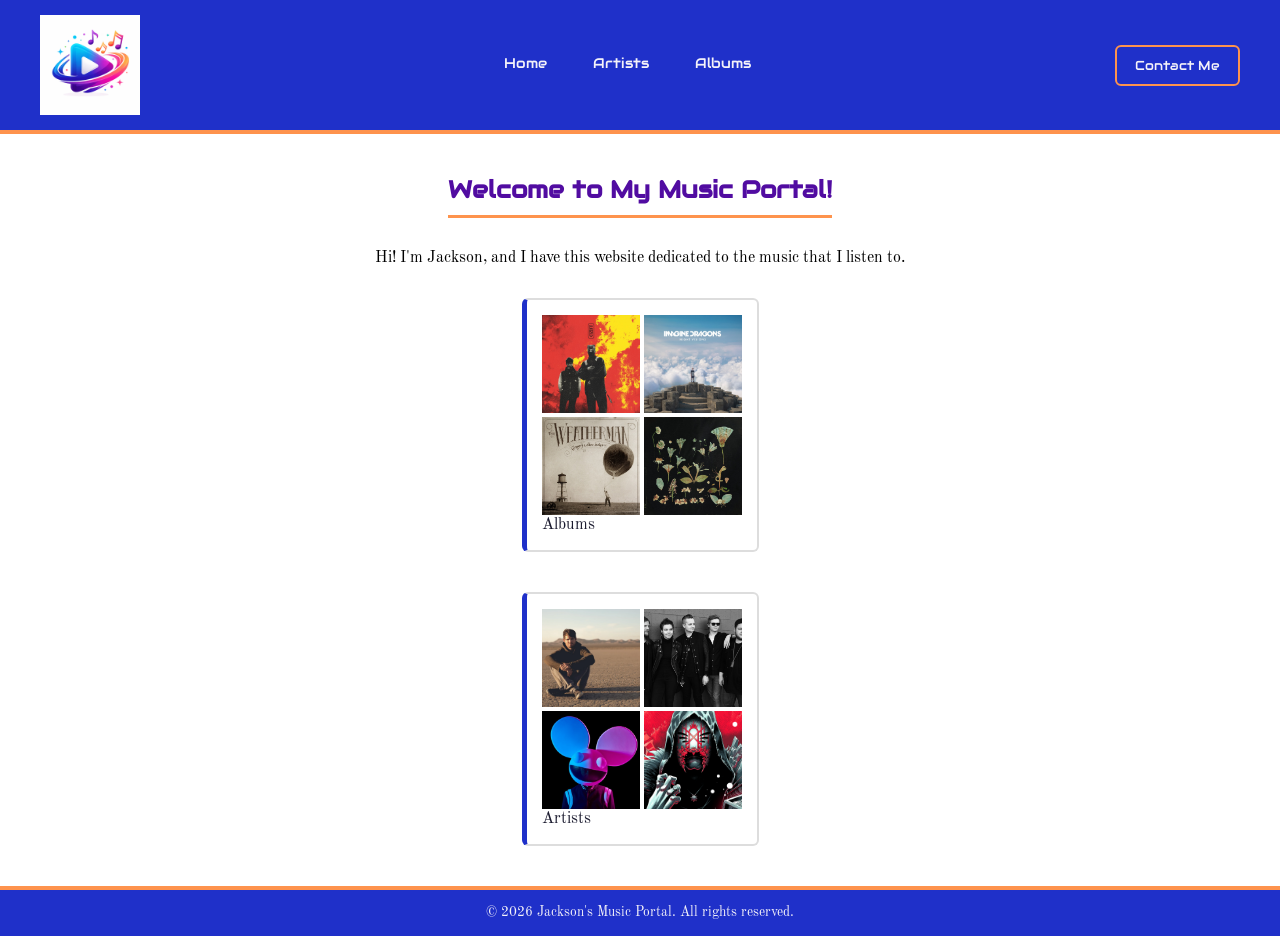
<file: index.html>
<!DOCTYPE html>
<html lang="en">
<head>
    <meta charset="UTF-8">
    <meta name="viewport" content="width=device-width, initial-scale=1.0">
    <title>Jackson's Music Portal</title>
    <link rel="stylesheet" href="styles/style.css">
</head>
<body>
<header>
    <img src="images/musiclogo.png" alt="Music Logo">
    <nav>
        <ul>
            <li><a href="index.html">Home</a></li>
            <li><a href="artists.html">Artists</a></li>
            <li><a href="albums.html">Albums</a></li>
        </ul>
    </nav>
    <a href="#" class="contact-btn">Contact Me</a>
</header>
<main>
    <section class="hero">
        <h1>Welcome to My Music Portal!</h1>
        <p>Hi! I'm Jackson, and I have this website dedicated to the music that I listen to.</p>
        <div class="card-container">
            <a href="albums.html" class="portal-card">
                <div class="albums-card">
                    <div class="photo-grid" id="album-grid">
                    </div>
                    <p>Albums</p>
                </div>
            </a>
            <a href="artists.html" class="portal-card">
                <div class="artists-card">
                    <div class="photo-grid" id="artist-grid">
                    </div>
                    <p>Artists</p>
                </div>
            </a>
        </div>
    </section>
</main>
<footer>
    <p>&copy; 2026 Jackson's Music Portal. All rights reserved.</p>

</footer>
<script src="scripts/main.js"></script>
</body>
</html>
</file>
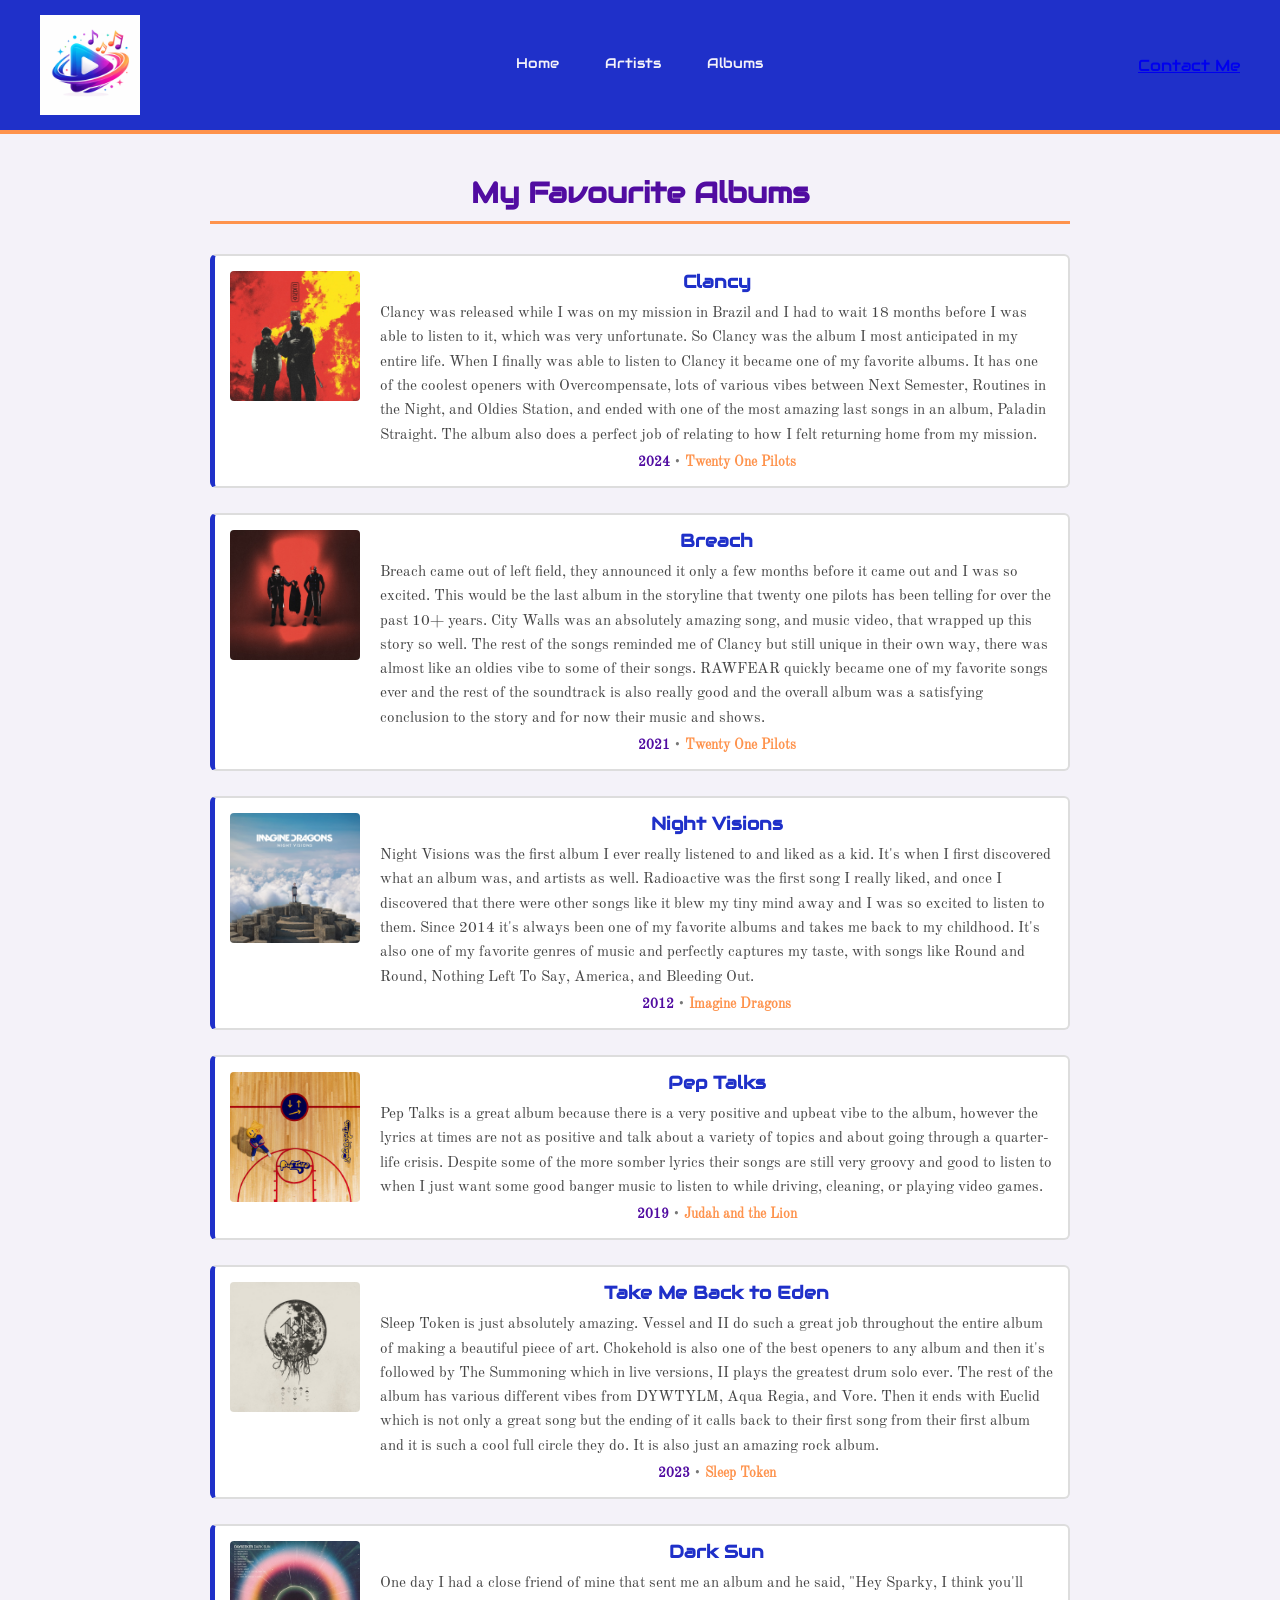
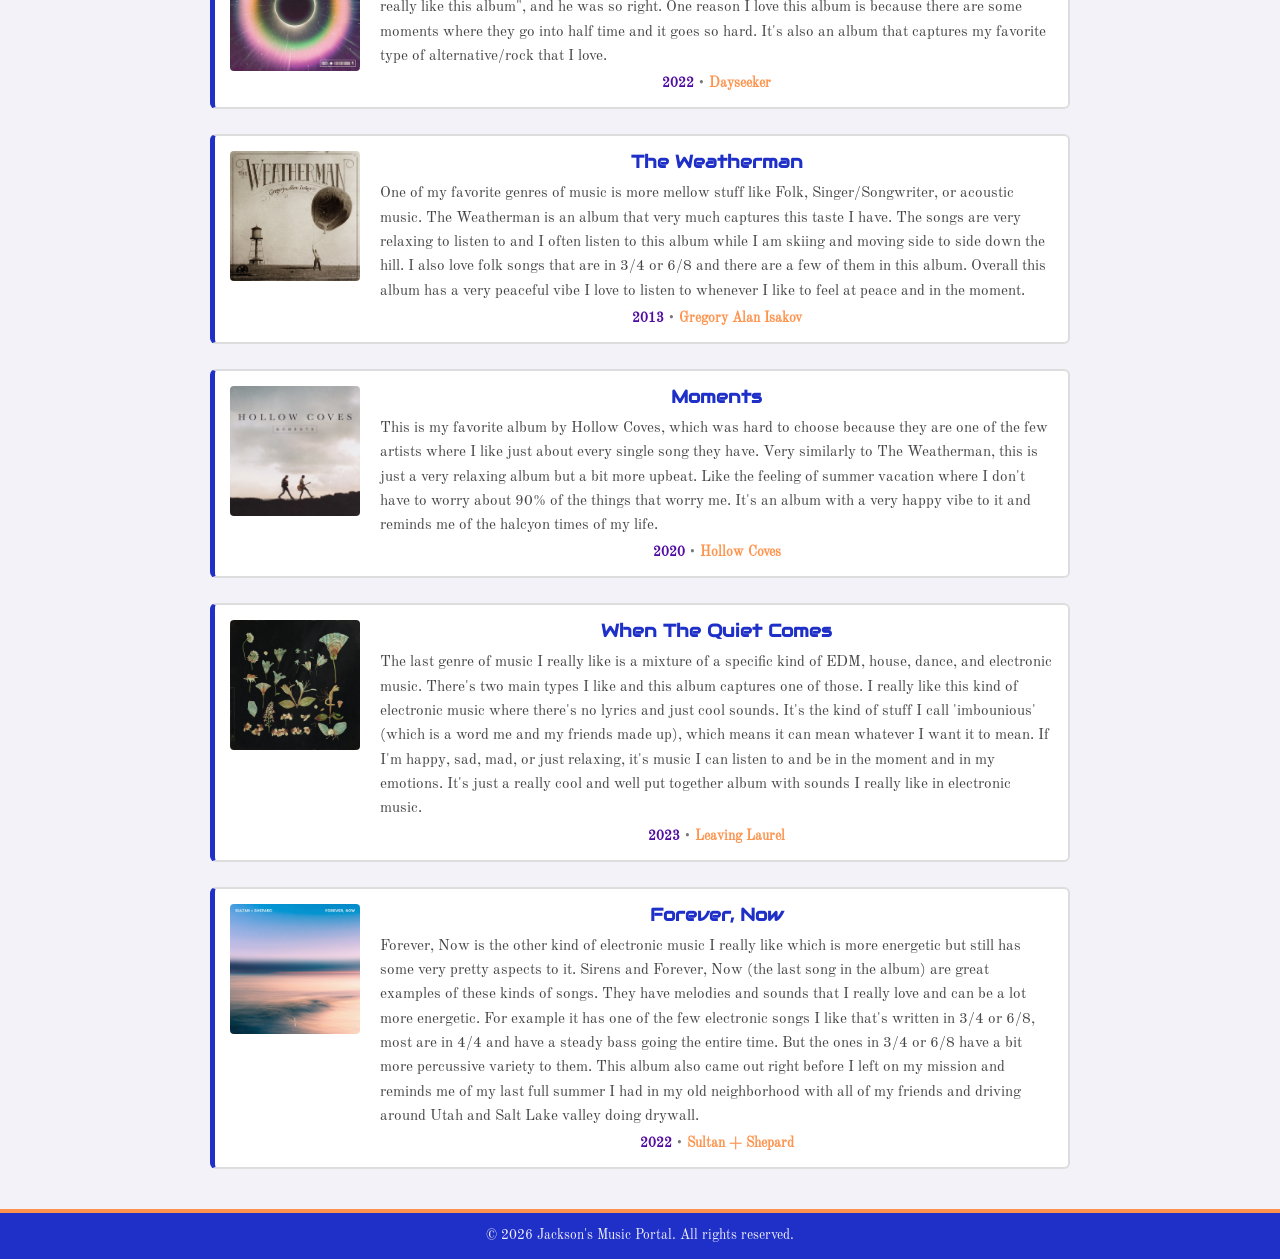
<file: albums.html>
<!--Junior Dev 2 will work on this one-->
<!DOCTYPE html>
<html lang="en">
<head>
    <meta charset="UTF-8">
    <meta name="viewport" content="width=device-width, initial-scale=1.0">
    <title>Jackson's Music Portal</title>
    <link rel="stylesheet" href="styles/albums.css">
</head>
<body>
<header>
    <img src="images/musiclogo.png" alt="Music Logo" style="height: 100px; width: auto;">
    <nav>
        <ul>
            <li><a href="index.html">Home</a></li>
            <li><a href="artists.html">Artists</a></li>
            <li><a href="albums.html">Albums</a></li>
        </ul>
    </nav>
    <a href="#">Contact Me</a>
</header>
<main class="albums-main">
    <h1>My Favourite Albums</h1>
    <div class="album-list">
        <div class="album-card">
            <img src="images/albums/clancy.jpg" alt="Clancy album cover">
            <div class="album-info">
                <h2>Clancy</h2>
                <p class="album-description">Clancy was released while I was on my mission in Brazil and I had to wait 18 months before I was able to listen to it, which was very unfortunate. So Clancy was the album I most anticipated in my entire life. When I finally was able to listen to Clancy it became one of my favorite albums. It has one of the coolest openers with Overcompensate, lots of various vibes between Next Semester, Routines in the Night, and Oldies Station, and ended with one of the most amazing last songs in an album, Paladin Straight. The album also does a perfect job of relating to how I felt returning home from my mission.</p>
                <p class="album-meta"><span class="album-year">2024</span> &bull; <span class="album-artist">Twenty One Pilots</span></p>
            </div>
        </div>
        <div class="album-card">
            <img src="images/albums/breach.jpg" alt="Breach album cover">
            <div class="album-info">
                <h2>Breach</h2>
                <p class="album-description">Breach came out of left field, they announced it only a few months before it came out and I was so excited. This would be the last album in the storyline that twenty one pilots has been telling for over the past 10+ years. City Walls was an absolutely amazing song, and music video, that wrapped up this story so well. The rest of the songs reminded me of Clancy but still unique in their own way, there was almost like an oldies vibe to some of their songs. RAWFEAR quickly became one of my favorite songs ever and the rest of the soundtrack is also really good and the overall album was a satisfying conclusion to the story and for now their music and shows.</p>
                <p class="album-meta"><span class="album-year">2021</span> &bull; <span class="album-artist">Twenty One Pilots</span></p>
            </div>
        </div>
        <div class="album-card">
            <img src="images/albums/night_visions.jpg" alt="Night Visions album cover">
            <div class="album-info">
                <h2>Night Visions</h2>
                <p class="album-description">Night Visions was the first album I ever really listened to and liked as a kid. It's when I first discovered what an album was, and artists as well. Radioactive was the first song I really liked, and once I discovered that there were other songs like it blew my tiny mind away and I was so excited to listen to them. Since 2014 it's always been one of my favorite albums and takes me back to my childhood. It's also one of my favorite genres of music and perfectly captures my taste, with songs like Round and Round, Nothing Left To Say, America, and Bleeding Out.</p>
                <p class="album-meta"><span class="album-year">2012</span> &bull; <span class="album-artist">Imagine Dragons</span></p>
            </div>
        </div>
        <div class="album-card">
            <img src="images/albums/pep_talks.jpg" alt="Pep Talks album cover">
            <div class="album-info">
                <h2>Pep Talks</h2>
                <p class="album-description">Pep Talks is a great album because there is a very positive and upbeat vibe to the album, however the lyrics at times are not as positive and talk about a variety of topics and about going through a quarter-life crisis. Despite some of the more somber lyrics their songs are still very groovy and good to listen to when I just want some good banger music to listen to while driving, cleaning, or playing video games.</p>
                <p class="album-meta"><span class="album-year">2019</span> &bull; <span class="album-artist">Judah and the Lion</span></p>
            </div>
        </div>
        <div class="album-card">
            <img src="images/albums/take_me_to_eden.jpg" alt="Take Me Back to Eden album cover">
            <div class="album-info">
                <h2>Take Me Back to Eden</h2>
                <p class="album-description">Sleep Token is just absolutely amazing. Vessel and II do such a great job throughout the entire album of  making a beautiful piece of art. Chokehold is also one of the best openers to any album and then it's followed by The Summoning which in live versions, II plays the greatest drum solo ever. The rest of the album has various different vibes from DYWTYLM, Aqua Regia, and Vore. Then it ends with Euclid which is not only a great song but the ending of it calls back to their first song from their first album and it is such a cool full circle they do. It is also just an amazing rock album.</p>
                <p class="album-meta"><span class="album-year">2023</span> &bull; <span class="album-artist">Sleep Token</span></p>
            </div>
        </div>
        <div class="album-card">
            <img src="images/albums/dark_sun.jpg" alt="Dark Sun album cover">
            <div class="album-info">
                <h2>Dark Sun</h2>
                <p class="album-description">One day I had a close friend of mine that sent me an album and he said, "Hey Sparky, I think you'll really like this album", and he was so right. One reason I love this album is because there are some moments where they go into half time and it goes so hard. It's also an album that captures my favorite type of alternative/rock that I love.</p>
                <p class="album-meta"><span class="album-year">2022</span> &bull; <span class="album-artist">Dayseeker</span></p>
            </div>
        </div>
        <div class="album-card">
            <img src="images/albums/the_weatherman.jpg" alt="The Weatherman album cover">
            <div class="album-info">
                <h2>The Weatherman</h2>
                <p class="album-description">One of my favorite genres of music is more mellow stuff like Folk, Singer/Songwriter, or acoustic music. The Weatherman is an album that very much captures this taste I have. The songs are very relaxing to listen to and I often listen to this album while I am skiing and moving side to side down the hill. I also love folk songs that are in 3/4 or 6/8 and there are a few of them in this album. Overall this album has a very peaceful vibe I love to listen to whenever I like to feel at peace and in the moment.</p>
                <p class="album-meta"><span class="album-year">2013</span> &bull; <span class="album-artist">Gregory Alan Isakov</span></p>
            </div>
        </div>
        <div class="album-card">
            <img src="images/albums/moments.jpg" alt="Moments album cover">
            <div class="album-info">
                <h2>Moments</h2>
                <p class="album-description">This is my favorite album by Hollow Coves, which was hard to choose because they are one of the few artists where I like just about every single song they have. Very similarly to The Weatherman, this is just a very relaxing album but a bit more upbeat. Like the feeling of summer vacation where I don't have to worry about 90% of the things that worry me. It's an album with a very happy vibe to it and reminds me of the halcyon times of my life.</p>
                <p class="album-meta"><span class="album-year">2020</span> &bull; <span class="album-artist">Hollow Coves</span></p>
            </div>
        </div>
        <div class="album-card">
            <img src="images/albums/when_the_quiet_comes.jpg" alt="When The Quiet Comes album cover">
            <div class="album-info">
                <h2>When The Quiet Comes</h2>
                <p class="album-description">The last genre of music I really like is a mixture of a specific kind of EDM, house, dance, and electronic music. There's two main types I like and this album captures one of those. I really like this kind of electronic music where there's no lyrics and just cool sounds. It's the kind of stuff I call 'imbounious' (which is a word me and my friends made up), which means it can mean whatever I want it to mean. If I'm happy, sad, mad, or just relaxing, it's music I can listen to and be in the moment and in my emotions. It's just a really cool and well put together album with sounds I really like in electronic music.</p>
                <p class="album-meta"><span class="album-year">2023</span> &bull; <span class="album-artist">Leaving Laurel</span></p>
            </div>
        </div>
        <div class="album-card">
            <img src="images/albums/forever_now.jpg" alt="Forever, Now album cover">
            <div class="album-info">
                <h2>Forever, Now</h2>
                <p class="album-description">Forever, Now is the other kind of electronic music I really like which is more energetic but still has some very pretty aspects to it. Sirens and Forever, Now (the last song in the album) are great examples of these kinds of songs. They have melodies and sounds that I really love and can be a lot more energetic. For example it has one of the few electronic songs I like that's written in 3/4 or 6/8, most are in 4/4 and have a steady bass going the entire time. But the ones in 3/4 or 6/8 have a bit more percussive variety to them. This album also came out right before I left on my mission and reminds me of my last full summer I had in my old neighborhood with all of my friends and driving around Utah and Salt Lake valley doing drywall.</p>
                <p class="album-meta"><span class="album-year">2022</span> &bull; <span class="album-artist">Sultan + Shepard</span></p>
            </div>
        </div>
    </div>
</main>
<footer>
    <p>&copy; 2026 Jackson's Music Portal. All rights reserved.</p>

</footer>
</body>
</html>
</file>
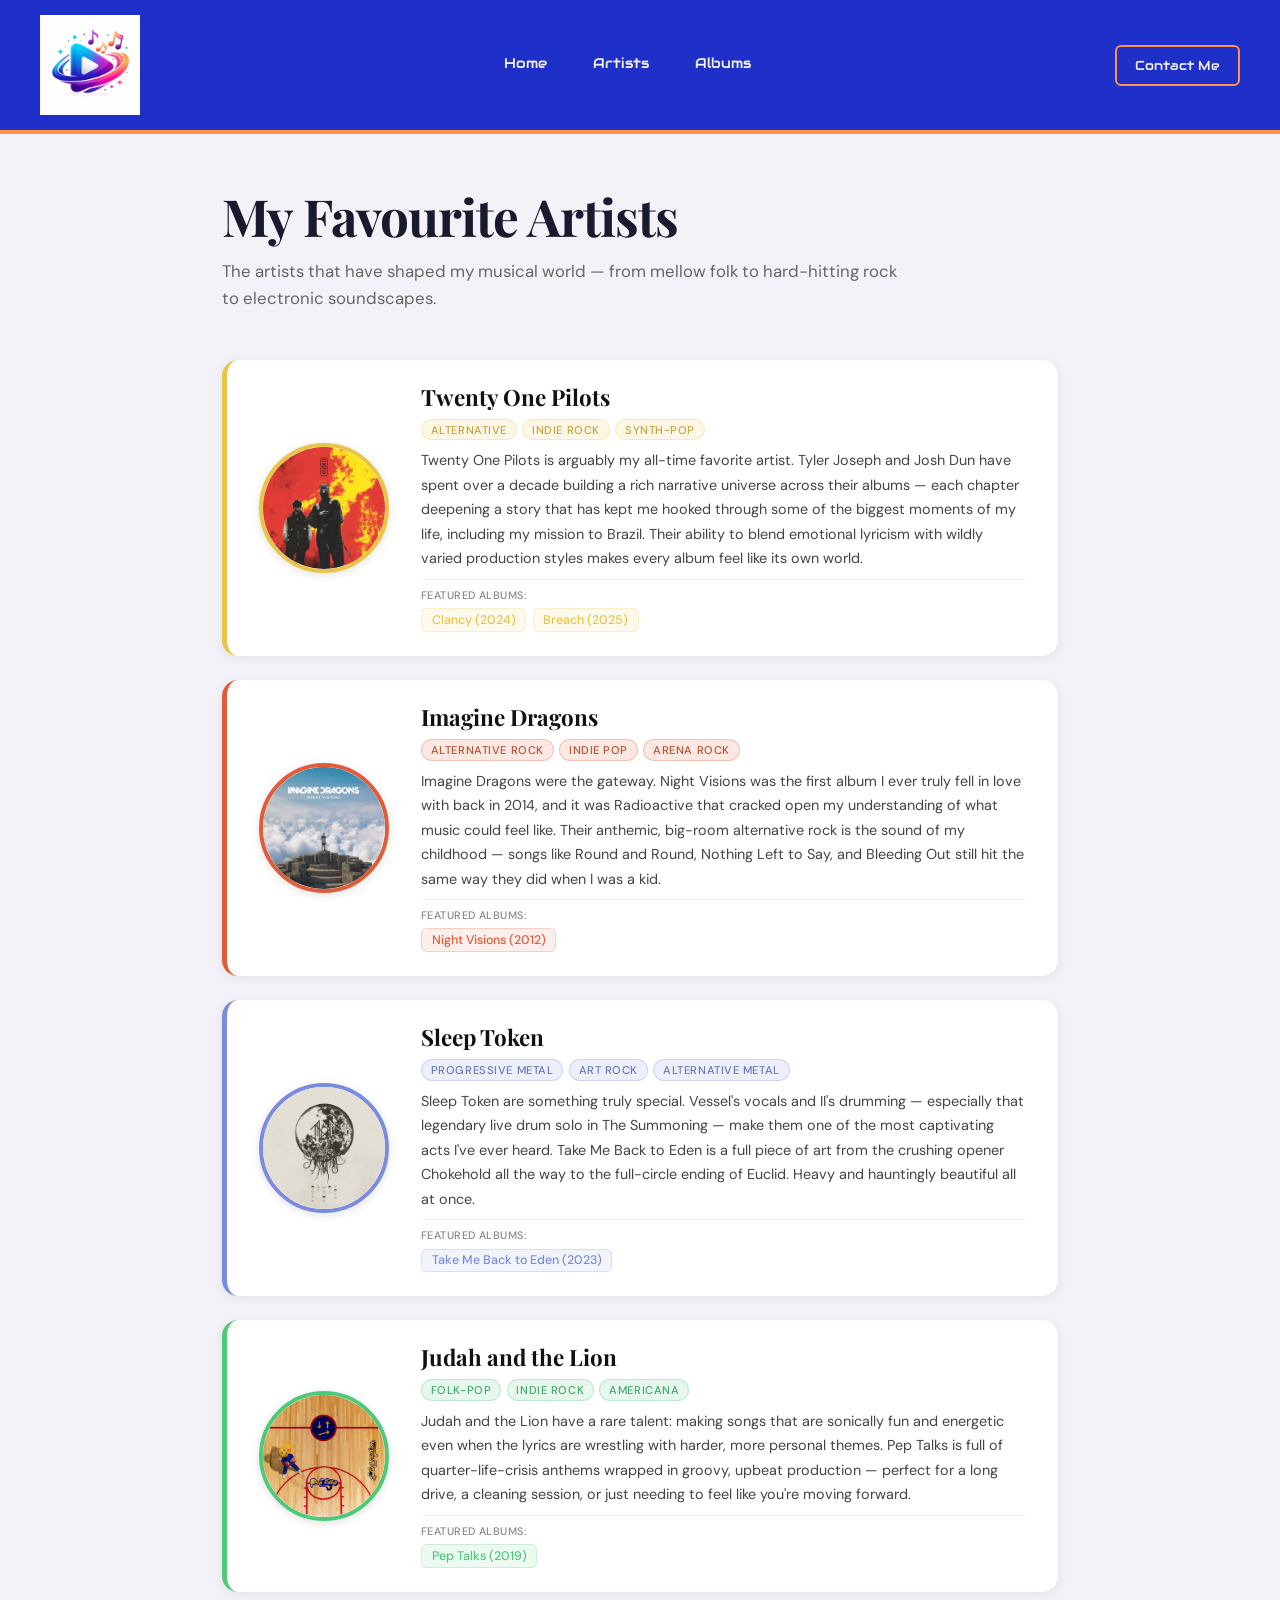
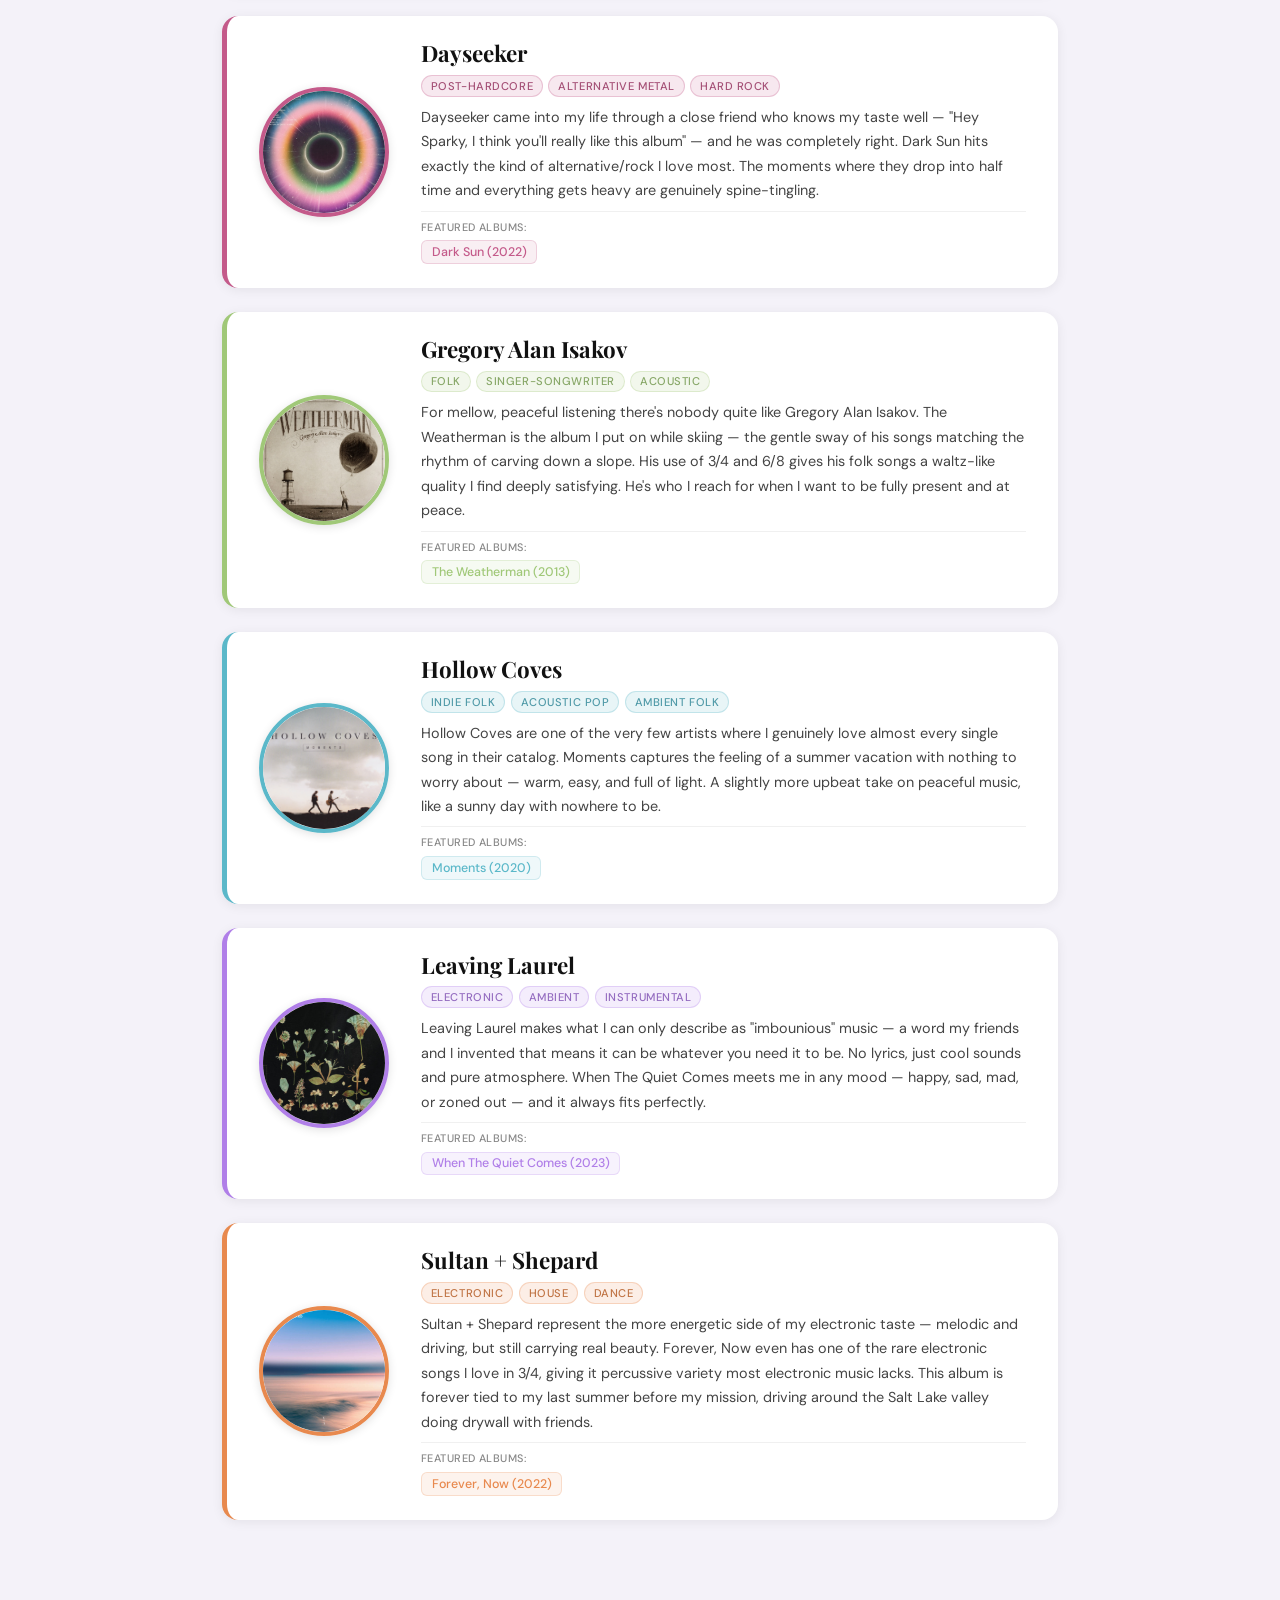
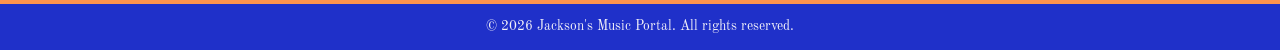
<file: artists.html>
<!doctype html>
<html lang="en">
  <head>
    <meta charset="UTF-8" />
    <meta name="viewport" content="width=device-width, initial-scale=1.0" />
    <title>Jackson's Music Portal – Artists</title>
    <link rel="stylesheet" href="styles/albums.css" />
    <style>
      @import url("https://fonts.googleapis.com/css2?family=Playfair+Display:wght@600;700&family=DM+Sans:wght@300;400;500&display=swap");

      .artists-main {
        max-width: 900px;
        margin: 0 auto;
        padding: 3rem 2rem 5rem;
      }

      .artists-main h1 {
        font-family: "Playfair Display", Georgia, serif;
        font-size: clamp(2rem, 5vw, 3.2rem);
        font-weight: 700;
        margin-bottom: 0.5rem;
        letter-spacing: -0.02em;
      }

      .artists-subtitle {
        font-family: "DM Sans", sans-serif;
        font-size: 1.05rem;
        color: #666;
        margin-bottom: 3rem;
        max-width: 680px;
        line-height: 1.6;
      }

      /* ---------- List ---------- */
      .artist-list {
        display: flex;
        flex-direction: column;
        gap: 1.5rem;
      }

      /* ---------- Row Card ---------- */
      .artist-card {
        display: flex;
        align-items: center;
        gap: 2rem;
        background: #fff;
        border-radius: 16px;
        padding: 1.5rem 2rem;
        box-shadow: 0 2px 12px rgba(0, 0, 0, 0.07);
        border-left: 5px solid var(--accent, #999);
        transition:
          transform 0.2s ease,
          box-shadow 0.2s ease;
      }

      .artist-card:hover {
        transform: translateX(6px);
        box-shadow: 0 6px 24px rgba(0, 0, 0, 0.12);
      }

      /* ---------- Circle Image ---------- */
      .artist-img-wrap {
        flex-shrink: 0;
        width: 130px;
        height: 130px;
        border-radius: 50%;
        overflow: hidden;
        border: 4px solid var(--accent, #ccc);
        box-shadow: 0 2px 10px rgba(0, 0, 0, 0.12);
      }

      .artist-img-wrap img {
        width: 100%;
        height: 100%;
        object-fit: cover;
        object-position: center top;
        transition: transform 0.4s ease;
      }

      .artist-card:hover .artist-img-wrap img {
        transform: scale(1.08);
      }

      /* ---------- Text Body ---------- */
      .artist-body {
        display: flex;
        flex-direction: column;
        gap: 0.5rem;
        flex: 1;
        min-width: 0;
      }

      .artist-body h2 {
        font-family: "Playfair Display", Georgia, serif;
        font-size: 1.4rem;
        font-weight: 700;
        margin: 0;
        color: #111;
        line-height: 1.2;
      }

      .genre-tags {
        display: flex;
        flex-wrap: wrap;
        gap: 0.35rem;
      }

      .tag {
        font-family: "DM Sans", sans-serif;
        font-size: 0.7rem;
        font-weight: 500;
        letter-spacing: 0.05em;
        text-transform: uppercase;
        padding: 0.18rem 0.55rem;
        border-radius: 999px;
        background: color-mix(in srgb, var(--accent, #888) 14%, white);
        color: color-mix(in srgb, var(--accent, #555) 80%, #222);
        border: 1px solid
          color-mix(in srgb, var(--accent, #888) 28%, transparent);
      }

      .artist-body p {
        font-family: "DM Sans", sans-serif;
        font-size: 0.9rem;
        line-height: 1.7;
        color: #444;
        margin: 0;
      }

      .artist-albums {
        display: flex;
        flex-wrap: wrap;
        align-items: center;
        gap: 0.4rem;
        padding-top: 0.5rem;
        border-top: 1px solid #f0f0f0;
      }

      .artist-albums .label {
        font-family: "DM Sans", sans-serif;
        color: #888;
        font-weight: 500;
        text-transform: uppercase;
        letter-spacing: 0.04em;
        font-size: 0.68rem;
        flex-basis: 100%;
      }

      .artist-albums a {
        font-family: "DM Sans", sans-serif;
        font-size: 0.78rem;
        color: var(--accent, #555);
        text-decoration: none;
        font-weight: 500;
        background: color-mix(in srgb, var(--accent, #888) 10%, white);
        border: 1px solid
          color-mix(in srgb, var(--accent, #888) 22%, transparent);
        padding: 0.18rem 0.6rem;
        border-radius: 6px;
        transition:
          background 0.2s,
          color 0.2s;
      }

      .artist-albums a:hover {
        background: var(--accent, #888);
        color: #fff;
      }

      /* ---------- Responsive ---------- */
      @media (max-width: 600px) {
        .artist-card {
          flex-direction: column;
          align-items: flex-start;
          gap: 1.25rem;
          padding: 1.25rem;
        }
        .artists-main {
          padding: 2rem 1rem 4rem;
        }
      }
    </style>
  </head>
  <body>
    <header>
      <img
        src="images/musiclogo.png"
        alt="Music Logo"
        style="height: 100px; width: auto"
      />
      <nav>
        <ul>
          <li><a href="index.html">Home</a></li>
          <li><a href="artists.html">Artists</a></li>
          <li><a href="albums.html">Albums</a></li>
        </ul>
      </nav>
      <a href="#" class="contact-btn">Contact Me</a>
    </header>

    <main class="artists-main">
      <h1>My Favourite Artists</h1>
      <p class="artists-subtitle">
        The artists that have shaped my musical world — from mellow folk to
        hard-hitting rock to electronic soundscapes.
      </p>

      <div class="artist-list">
        <div class="artist-card" style="--accent: #e8c547">
          <div class="artist-img-wrap">
            <img src="images/albums/clancy.jpg" alt="Twenty One Pilots" />
          </div>
          <div class="artist-body">
            <h2>Twenty One Pilots</h2>
            <div class="genre-tags">
              <span class="tag">Alternative</span>
              <span class="tag">Indie Rock</span>
              <span class="tag">Synth-Pop</span>
            </div>
            <p>
              Twenty One Pilots is arguably my all-time favorite artist. Tyler
              Joseph and Josh Dun have spent over a decade building a rich
              narrative universe across their albums — each chapter deepening a
              story that has kept me hooked through some of the biggest moments
              of my life, including my mission to Brazil. Their ability to blend
              emotional lyricism with wildly varied production styles makes
              every album feel like its own world.
            </p>
            <div class="artist-albums">
              <span class="label">Featured Albums:</span>
              <a href="albums.html">Clancy (2024)</a>
              <a href="albums.html">Breach (2025)</a>
            </div>
          </div>
        </div>

        <div class="artist-card" style="--accent: #e05c3a">
          <div class="artist-img-wrap">
            <img src="images/albums/night_visions.jpg" alt="Imagine Dragons" />
          </div>
          <div class="artist-body">
            <h2>Imagine Dragons</h2>
            <div class="genre-tags">
              <span class="tag">Alternative Rock</span>
              <span class="tag">Indie Pop</span>
              <span class="tag">Arena Rock</span>
            </div>
            <p>
              Imagine Dragons were the gateway. Night Visions was the first
              album I ever truly fell in love with back in 2014, and it was
              Radioactive that cracked open my understanding of what music could
              feel like. Their anthemic, big-room alternative rock is the sound
              of my childhood — songs like Round and Round, Nothing Left to Say,
              and Bleeding Out still hit the same way they did when I was a kid.
            </p>
            <div class="artist-albums">
              <span class="label">Featured Albums:</span>
              <a href="albums.html">Night Visions (2012)</a>
            </div>
          </div>
        </div>

        <div class="artist-card" style="--accent: #7b8cde">
          <div class="artist-img-wrap">
            <img src="images/albums/take_me_to_eden.jpg" alt="Sleep Token" />
          </div>
          <div class="artist-body">
            <h2>Sleep Token</h2>
            <div class="genre-tags">
              <span class="tag">Progressive Metal</span>
              <span class="tag">Art Rock</span>
              <span class="tag">Alternative Metal</span>
            </div>
            <p>
              Sleep Token are something truly special. Vessel's vocals and II's
              drumming — especially that legendary live drum solo in The
              Summoning — make them one of the most captivating acts I've ever
              heard. Take Me Back to Eden is a full piece of art from the
              crushing opener Chokehold all the way to the full-circle ending of
              Euclid. Heavy and hauntingly beautiful all at once.
            </p>
            <div class="artist-albums">
              <span class="label">Featured Albums:</span>
              <a href="albums.html">Take Me Back to Eden (2023)</a>
            </div>
          </div>
        </div>

        <div class="artist-card" style="--accent: #4ec97b">
          <div class="artist-img-wrap">
            <img src="images/albums/pep_talks.jpg" alt="Judah and the Lion" />
          </div>
          <div class="artist-body">
            <h2>Judah and the Lion</h2>
            <div class="genre-tags">
              <span class="tag">Folk-Pop</span>
              <span class="tag">Indie Rock</span>
              <span class="tag">Americana</span>
            </div>
            <p>
              Judah and the Lion have a rare talent: making songs that are
              sonically fun and energetic even when the lyrics are wrestling
              with harder, more personal themes. Pep Talks is full of
              quarter-life-crisis anthems wrapped in groovy, upbeat production —
              perfect for a long drive, a cleaning session, or just needing to
              feel like you're moving forward.
            </p>
            <div class="artist-albums">
              <span class="label">Featured Albums:</span>
              <a href="albums.html">Pep Talks (2019)</a>
            </div>
          </div>
        </div>

        <div class="artist-card" style="--accent: #c45a8a">
          <div class="artist-img-wrap">
            <img src="images/albums/dark_sun.jpg" alt="Dayseeker" />
          </div>
          <div class="artist-body">
            <h2>Dayseeker</h2>
            <div class="genre-tags">
              <span class="tag">Post-Hardcore</span>
              <span class="tag">Alternative Metal</span>
              <span class="tag">Hard Rock</span>
            </div>
            <p>
              Dayseeker came into my life through a close friend who knows my
              taste well — "Hey Sparky, I think you'll really like this album" —
              and he was completely right. Dark Sun hits exactly the kind of
              alternative/rock I love most. The moments where they drop into
              half time and everything gets heavy are genuinely spine-tingling.
            </p>
            <div class="artist-albums">
              <span class="label">Featured Albums:</span>
              <a href="albums.html">Dark Sun (2022)</a>
            </div>
          </div>
        </div>

        <div class="artist-card" style="--accent: #a0c878">
          <div class="artist-img-wrap">
            <img
              src="images/albums/the_weatherman.jpg"
              alt="Gregory Alan Isakov"
            />
          </div>
          <div class="artist-body">
            <h2>Gregory Alan Isakov</h2>
            <div class="genre-tags">
              <span class="tag">Folk</span>
              <span class="tag">Singer-Songwriter</span>
              <span class="tag">Acoustic</span>
            </div>
            <p>
              For mellow, peaceful listening there's nobody quite like Gregory
              Alan Isakov. The Weatherman is the album I put on while skiing —
              the gentle sway of his songs matching the rhythm of carving down a
              slope. His use of 3/4 and 6/8 gives his folk songs a waltz-like
              quality I find deeply satisfying. He's who I reach for when I want
              to be fully present and at peace.
            </p>
            <div class="artist-albums">
              <span class="label">Featured Albums:</span>
              <a href="albums.html">The Weatherman (2013)</a>
            </div>
          </div>
        </div>

        <div class="artist-card" style="--accent: #5bb8c9">
          <div class="artist-img-wrap">
            <img src="images/albums/moments.jpg" alt="Hollow Coves" />
          </div>
          <div class="artist-body">
            <h2>Hollow Coves</h2>
            <div class="genre-tags">
              <span class="tag">Indie Folk</span>
              <span class="tag">Acoustic Pop</span>
              <span class="tag">Ambient Folk</span>
            </div>
            <p>
              Hollow Coves are one of the very few artists where I genuinely
              love almost every single song in their catalog. Moments captures
              the feeling of a summer vacation with nothing to worry about —
              warm, easy, and full of light. A slightly more upbeat take on
              peaceful music, like a sunny day with nowhere to be.
            </p>
            <div class="artist-albums">
              <span class="label">Featured Albums:</span>
              <a href="albums.html">Moments (2020)</a>
            </div>
          </div>
        </div>

        <div class="artist-card" style="--accent: #b07fe8">
          <div class="artist-img-wrap">
            <img
              src="images/albums/when_the_quiet_comes.jpg"
              alt="Leaving Laurel"
            />
          </div>
          <div class="artist-body">
            <h2>Leaving Laurel</h2>
            <div class="genre-tags">
              <span class="tag">Electronic</span>
              <span class="tag">Ambient</span>
              <span class="tag">Instrumental</span>
            </div>
            <p>
              Leaving Laurel makes what I can only describe as "imbounious"
              music — a word my friends and I invented that means it can be
              whatever you need it to be. No lyrics, just cool sounds and pure
              atmosphere. When The Quiet Comes meets me in any mood — happy,
              sad, mad, or zoned out — and it always fits perfectly.
            </p>
            <div class="artist-albums">
              <span class="label">Featured Albums:</span>
              <a href="albums.html">When The Quiet Comes (2023)</a>
            </div>
          </div>
        </div>

        <div class="artist-card" style="--accent: #e8894e">
          <div class="artist-img-wrap">
            <img src="images/albums/forever_now.jpg" alt="Sultan + Shepard" />
          </div>
          <div class="artist-body">
            <h2>Sultan + Shepard</h2>
            <div class="genre-tags">
              <span class="tag">Electronic</span>
              <span class="tag">House</span>
              <span class="tag">Dance</span>
            </div>
            <p>
              Sultan + Shepard represent the more energetic side of my
              electronic taste — melodic and driving, but still carrying real
              beauty. Forever, Now even has one of the rare electronic songs I
              love in 3/4, giving it percussive variety most electronic music
              lacks. This album is forever tied to my last summer before my
              mission, driving around the Salt Lake valley doing drywall with
              friends.
            </p>
            <div class="artist-albums">
              <span class="label">Featured Albums:</span>
              <a href="albums.html">Forever, Now (2022)</a>
            </div>
          </div>
        </div>
      </div>
    </main>

    <footer>
      <p>&copy; 2026 Jackson's Music Portal. All rights reserved.</p>
    </footer>
  </body>
</html>
</file>
<file: styles/style.css>
@font-face {
    font-family: 'Audiowide';
    src: url(../fonts/Audiowide/Audiowide-Regular.ttf);
    font-weight: normal;
    font-style: normal;
    font-display: swap;
}

@font-face {
    font-family: 'Old Standard TT';
    src: url(../fonts/Old_Standard_TT/OldStandardTT-Regular.ttf);
    font-weight: normal;
    font-style: normal;
    font-display: swap;
}

:root {
    --persian-blue:    #1F30C9;
    --ghost-white:     #F4F2F9;
    --indigo:          #510CA1;
    --tangerine:       #FE934D;
    --vivid-orchid:    #D423CC;
    --text-dark:       #1a1a2e;
    --card-bg:         #ffffff;
}

*, *::before, *::after {
    box-sizing: border-box;
    margin: 0;
    padding: 0;
}

header {
    display: flex;
    align-items: center;
    justify-content: space-between;
    padding: 15px 40px;
    background-color: var(--persian-blue);
    border-bottom: 4px solid var(--tangerine);
}

header img {
    height: 100px;
    width: auto;
}

nav ul {
    list-style: none;
    display: flex;
    gap: 10px;
    padding: 0;
    margin: 0;
}

nav ul li a {
    display: block;
    padding: 8px 18px;
    color: var(--ghost-white);
    text-decoration: none;
    font-family: 'Audiowide', cursive;
    font-size: 0.85rem;
    border-bottom: 3px solid transparent;
    transition: border-color 0.2s, color 0.2s;
}

nav ul li a:hover {
    color: var(--tangerine);
    border-bottom-color: var(--tangerine);
}

.contact-btn {
    display: block;
    padding: 10px 18px;
    background-color: transparent;
    color: var(--ghost-white);
    border: 2px solid var(--tangerine);
    border-radius: 6px;
    text-decoration: none;
    font-family: 'Audiowide', cursive;
    font-size: 0.8rem;
    transition: background-color 0.2s, color 0.2s;
}

.contact-btn:hover {
    background-color: var(--tangerine);
    color: var(--text-dark);
}

body {
    font-family: 'Old Standard TT', serif;
}

h1, h2, h3, nav, header {
    font-family: 'Audiowide', cursive;
}

.portal-card {
    background-color: var(--card-bg);
    border: 2px solid #ddd;
    border-radius: 6px;
    border-left: 5px solid var(--persian-blue);
    padding: 15px;
    text-decoration: none;
    color: var(--text-dark);
    transition: border-left-color 0.2s, box-shadow 0.2s;
}

.portal-card:hover {
    border-left-color: var(--tangerine);
    box-shadow: 0 4px 12px rgba(31, 48, 201, 0.15);
}

.hero {
    display: flex;
    flex-direction: column;
    align-items: center;
    padding: 40px 20px;
    gap: 30px;
}

.hero h1 {
    color: var(--indigo);
    border-bottom: 3px solid var(--tangerine);
    padding-bottom: 10px;
}

.card-container {
    display: flex;
    gap: 40px;
    justify-content: center;
    flex-direction: column;
}

.photo-grid {
    display: grid;
    grid-template-columns: 1fr 1fr;
    grid-template-rows: 1fr 1fr;
    height: 200px;
    width: 200px;
    gap: 4px;
}

.photo-grid img {
    width: 100%;
    height: 100%;
    object-fit: cover;
}

footer {
    background-color: var(--persian-blue);
    color: var(--ghost-white);
    text-align: center;
    padding: 15px 20px;
    font-size: 0.85rem;
    border-top: 4px solid var(--tangerine);
}
</file>
<file: styles/albums.css>
@font-face {
    font-family: 'Audiowide';
    src: url(../fonts/Audiowide/Audiowide-Regular.ttf);
    font-weight: normal;
    font-style: normal;
    font-display: swap;
}

@font-face {
    font-family: 'Old Standard TT';
    src: url(../fonts/Old_Standard_TT/OldStandardTT-Regular.ttf);
    font-weight: normal;
    font-style: normal;
    font-display: swap;
}

:root {
    --persian-blue:    #1F30C9;
    --ghost-white:     #F4F2F9;
    --indigo:          #510CA1;
    --tangerine:       #FE934D;
    --vivid-orchid:    #D423CC;
    --text-dark:       #1a1a2e;
    --card-bg:         #ffffff;
}

*, *::before, *::after {
    box-sizing: border-box;
    margin: 0;
    padding: 0;
}

body {
    font-family: 'Old Standard TT', serif;
    background-color: var(--ghost-white);
    color: var(--text-dark);
    min-height: 100vh;
    display: flex;
    flex-direction: column;
}

h1, h2, h3, nav, header {
    font-family: 'Audiowide', cursive;
}

header {
    display: flex;
    align-items: center;
    justify-content: space-between;
    padding: 15px 40px;
    background-color: var(--persian-blue);
    border-bottom: 4px solid var(--tangerine);
}

header img {
    height: 100px;
    width: auto;
}

nav ul {
    list-style: none;
    display: flex;
    gap: 10px;
    padding: 0;
    margin: 0;
}

nav ul li a {
    display: block;
    padding: 8px 18px;
    color: var(--ghost-white);
    text-decoration: none;
    font-family: 'Audiowide', cursive;
    font-size: 0.85rem;
    border-bottom: 3px solid transparent;
    transition: border-color 0.2s, color 0.2s;
}

nav ul li a:hover {
    color: var(--tangerine);
    border-bottom-color: var(--tangerine);
}

.contact-btn {
    display: block;
    padding: 10px 18px;
    background-color: transparent;
    color: var(--ghost-white);
    border: 2px solid var(--tangerine);
    border-radius: 6px;
    text-decoration: none;
    font-family: 'Audiowide', cursive;
    font-size: 0.8rem;
    transition: background-color 0.2s, color 0.2s;
}

.contact-btn:hover {
    background-color: var(--tangerine);
    color: var(--text-dark);
}

.albums-main {
    flex: 1;
    max-width: 900px;
    width: 100%;
    margin: 0 auto;
    padding: 40px 20px;
}

.albums-main h1 {
    font-size: 1.8rem;
    color: var(--indigo);
    text-align: center;
    margin-bottom: 30px;
    border-bottom: 3px solid var(--tangerine);
    padding-bottom: 10px;
}

.album-list {
    display: flex;
    flex-direction: column;
    gap: 25px;
}

.album-card {
    display: flex;
    align-items: flex-start;
    gap: 20px;
    background-color: var(--card-bg);
    border: 2px solid #ddd;
    border-left: 5px solid var(--persian-blue);
    border-radius: 6px;
    padding: 15px;
    transition: border-left-color 0.2s, box-shadow 0.2s;
}

.album-card:hover {
    border-left-color: var(--vivid-orchid);
    box-shadow: 0 4px 12px rgba(31, 48, 201, 0.15);
}

.album-card img {
    width: 130px;
    height: 130px;
    object-fit: cover;
    border-radius: 4px;
    flex-shrink: 0;
    background-color: #ddd;
}

.album-info {
    display: flex;
    flex-direction: column;
    gap: 8px;
    flex: 1;
}

.album-info h2 {
    font-size: 1.1rem;
    color: var(--persian-blue);
    text-align: center;
}

.album-description {
    font-size: 0.95rem;
    line-height: 1.6;
    color: #444;
    flex: 1;
}

.album-meta {
    font-size: 0.85rem;
    color: #777;
    margin-top: auto;
    text-align: center;
}

.album-meta .album-year {
    color: var(--indigo);
    font-weight: bold;
}

.album-meta .album-artist {
    color: var(--tangerine);
    font-weight: bold;
}

footer {
    background-color: var(--persian-blue);
    color: var(--ghost-white);
    text-align: center;
    padding: 15px 20px;
    font-size: 0.85rem;
    border-top: 4px solid var(--tangerine);
}

.photo-grid {
    display: grid;
    grid-template-columns: repeat(4, 1fr);
    grid-template-rows: repeat(4, 1fr);
}
</file>
